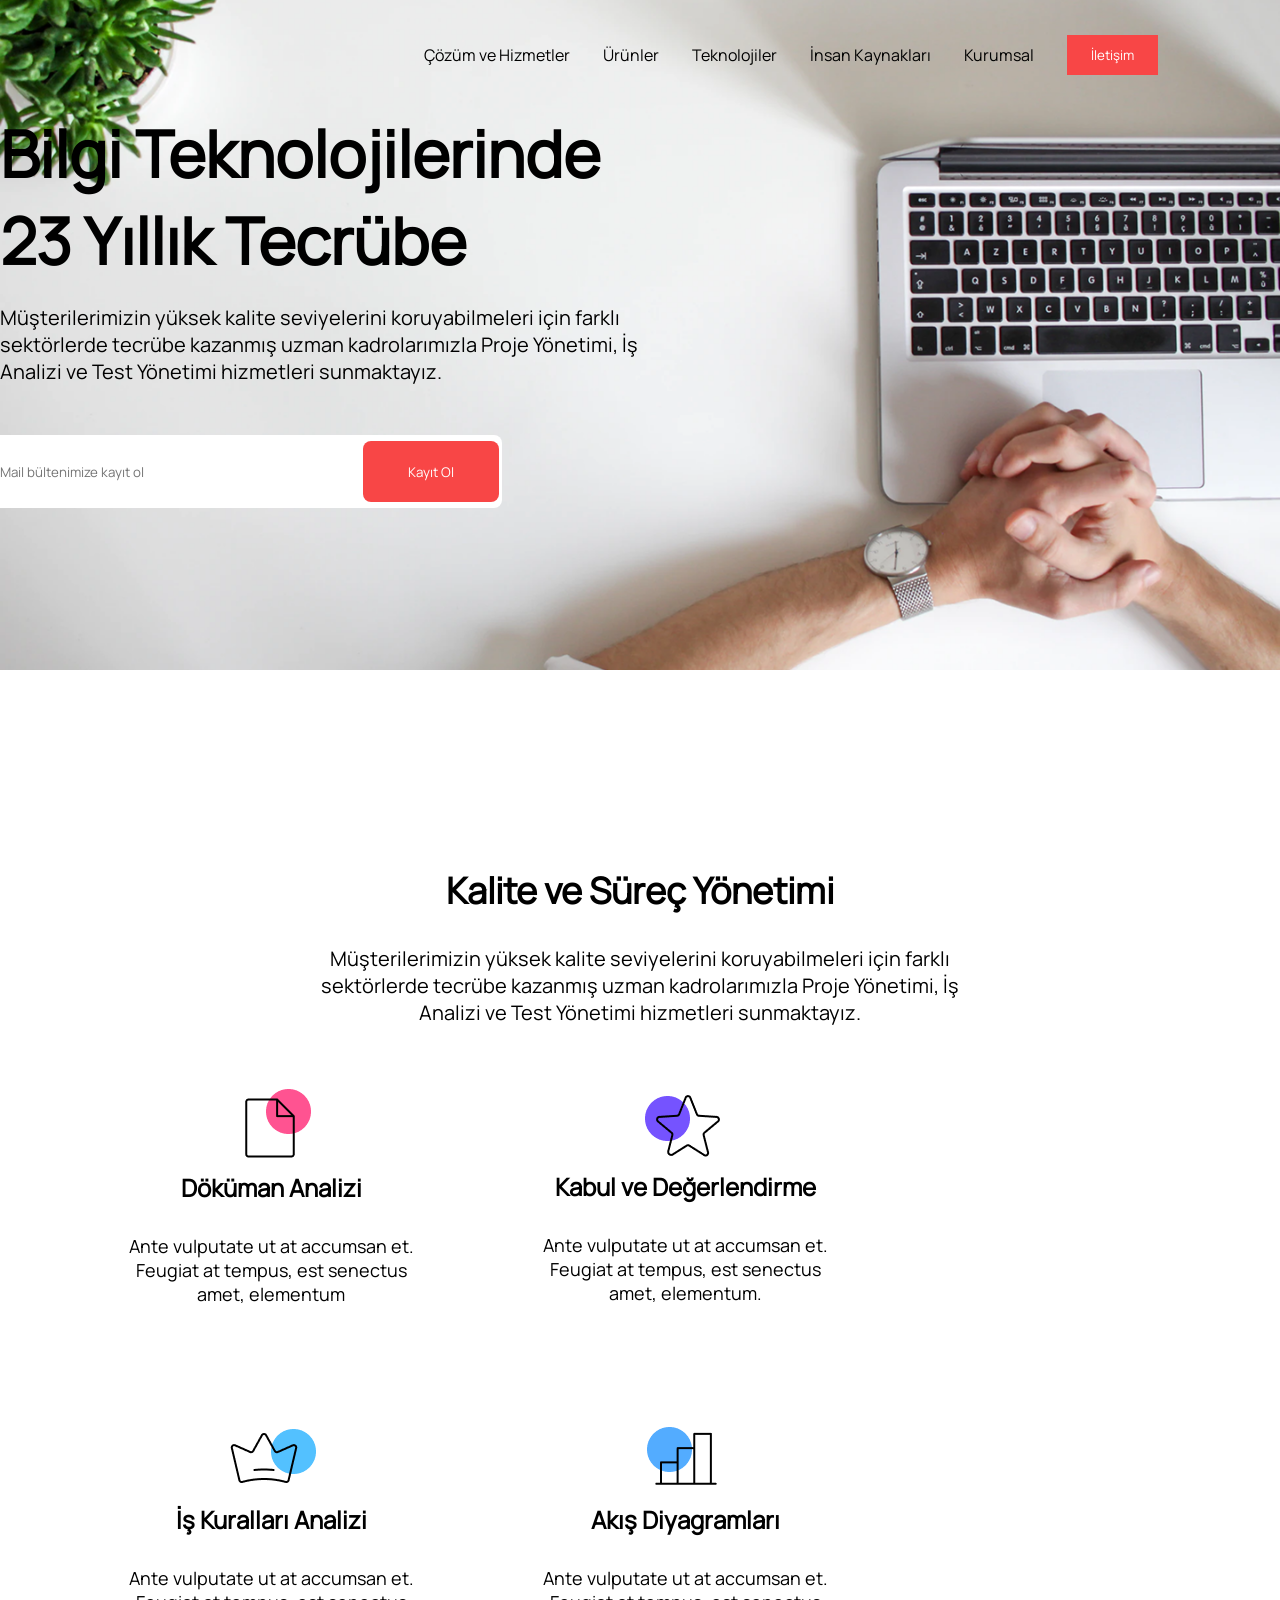
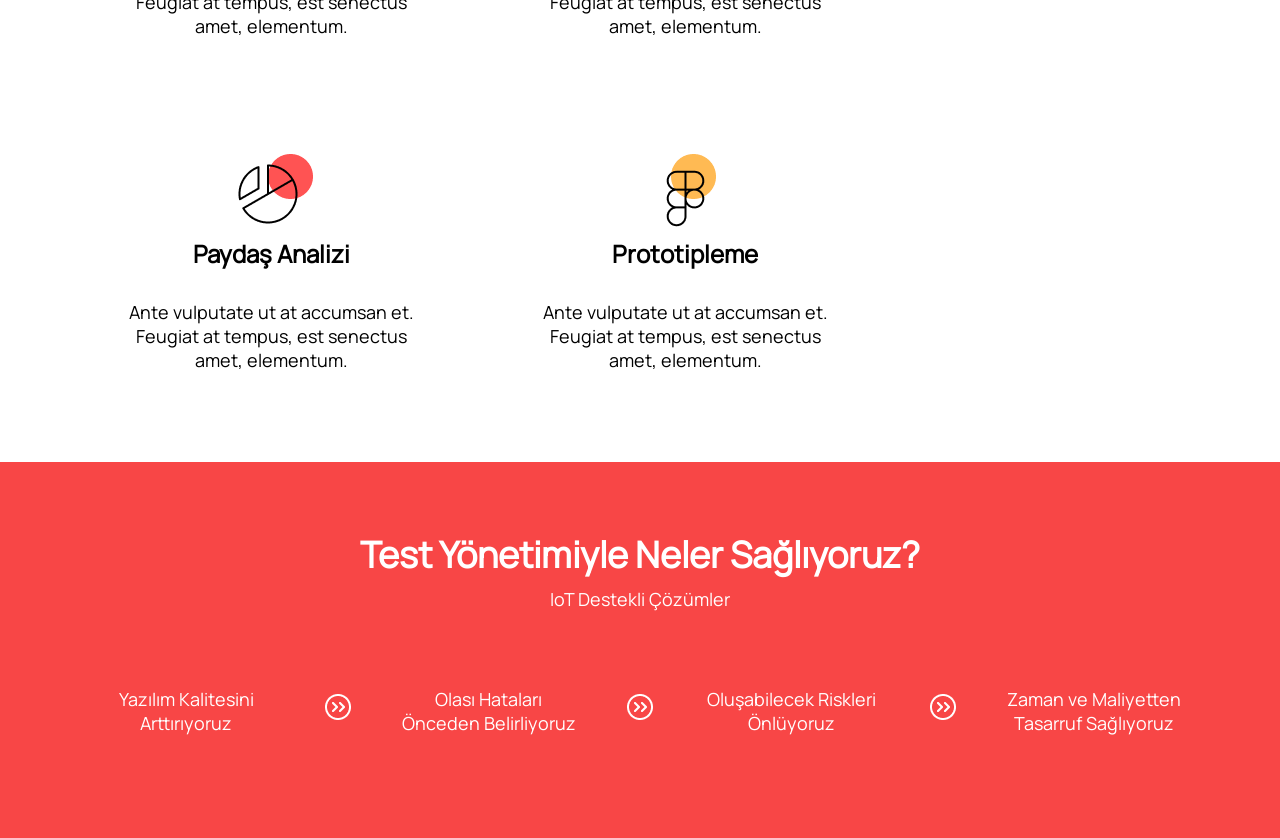
<file: index.html>
<!DOCTYPE html>
<html lang="en">
<head>
    <meta charset="UTF-8">
    <meta name="viewport" content="width=device-width, initial-scale=1.0">
    <title>Document</title>
    <link rel="stylesheet" href="style/style.css">
    <meta name="author" content="nikalagvilava">
    
</head>
<body>

    <header class="flex">
        <nav >

            <ul class="flex">
                <li><a href="">Çözüm ve Hizmetler</a></li>
                <li><a href="">Ürünler</a></li>
                <li><a href="">Teknolojiler</a></li>
                <li><a href="">İnsan Kaynakları</a></li>
                <li><a href=""></a>Kurumsal</li>
                <button class="btn1">İletişim</button>
            </ul>
            
        </nav>
        
    </header>
    <main class="index">
        <h3>Bilgi Teknolojilerinde
23 Yıllık Tecrübe</h3>
<p class="p1">
    Müşterilerimizin yüksek kalite seviyelerini koruyabilmeleri için farklı sektörlerde tecrübe kazanmış uzman kadrolarımızla Proje Yönetimi, İş Analizi ve Test Yönetimi hizmetleri sunmaktayız.
</p>
<section class="section2">
    <input class="inputt"  type="email" placeholder="Mail bültenimize kayıt ol" >
   <button class="btn2">Kayıt Ol</button>
</section>

<section class="seqcia flex">
    <h3>
        Kalite ve Süreç Yönetimi
    </h3>
    <p>
        Müşterilerimizin yüksek kalite seviyelerini koruyabilmeleri için farklı sektörlerde tecrübe kazanmış uzman kadrolarımızla Proje Yönetimi, İş Analizi ve Test Yönetimi hizmetleri sunmaktayız.
    </p>
    <div class="artikli">
        <article>
            <img src="img/Group 28.png"file">
            <h4>Döküman Analizi</h4>
            <p>Ante vulputate ut at accumsan et. Feugiat at tempus, est senectus amet, elementum</p>
        </article>
        <article class="art2">
            <img src="img/Group 29.png" alt="star">
            <h4>
                Kabul ve Değerlendirme
            </h4>
            <p>
                Ante vulputate ut at accumsan et. Feugiat at tempus, est senectus amet, elementum.
            </p>
        </article>
        <article>
            <img src="img/Group 30.png" alt="crown">
            <h4>İş Kuralları Analizi</h4>
            <p>Ante vulputate ut at accumsan et. Feugiat at tempus, est senectus amet, elementum.</p>
        </article>
        <article>
            <img src="img/Group 31.png" alt="ladder">
            <h4>Akış Diyagramları</h4>
            <p>Ante vulputate ut at accumsan et. Feugiat at tempus, est senectus amet, elementum.</p>
        </article>
         <article>
            <img src="img/Group 32.png" alt="">
            <h4>Paydaş Analizi</h4>
            <p>Ante vulputate ut at accumsan et. Feugiat at tempus, est senectus amet, elementum.</p>
        </article>
        <article>
            <img src="img/Group 33.png" alt="figma">
            <h4>Prototipleme</h4>
            <p>Ante vulputate ut at accumsan et. Feugiat at tempus, est senectus amet, elementum.</p>
        </article>

    </div>
   
</section> 
<section class="yuti">
        <h3>Test Yönetimiyle Neler Sağlıyoruz?</h3>
        <p>IoT Destekli Çözümler</p>
        <div class="teqstipoto">
            <p>
                Yazılım Kalitesini
Arttırıyoruz
            </p>
            <img src="img/CaretCircleDoubleRight.png" alt="circle">
            <p>
                Olası Hataları Önceden
Belirliyoruz
            </p>
            <img src="img/CaretCircleDoubleRight.png" alt="circle">
            <p>
                Oluşabilecek Riskleri
Önlüyoruz
            </p>
            <img src="img/CaretCircleDoubleRight.png" alt="circle">
            <p>
                Zaman ve Maliyetten
Tasarruf Sağlıyoruz
            </p>
           


        </div>
    </section>
    </main>
    <footer></footer>
</body>
</html>
</file>
<file: style/style.css>
@font-face {
    font-family:manrope;
    src: url(../fonts/Manrope-Regular.ttf);
}


*{
margin: 0;
padding: 0;
list-style-type: none;
text-decoration: none;
box-sizing: border-box;
font-family:manrope;
} 
.flex{
    display: flex;
    justify-content: space-between;
    align-items: center;
}
header.flex{
    justify-content: flex-end;
    padding: 35px  122px;
}
.btn1{
    background-color: #F84646;
    width: 91px;
    height: 40px;
    color: #ffffff;
    border: 0px solid #ffffff;

}
header ul{
width: 734px;
}
body{
    background-image: url(../img/Rectangle\ 1.png);
    background-repeat: no-repeat;
    background-size: 100%;
}
body p{
    font-size: 20px;
    width: 660px;
}
header a{
    color: #000000;
}
.index h3{
    font-weight: bold;
    font-size: 64px;
    width: 660px;
}
.inputt{
width: 360px;
height: 73px;
border: #ffffff solid 0px;
outline: none;
}
.btn2{
    background-color: #F84646;
    color: #ffffff;
    width: 136px;
    height: 61px;
    border: none;
    border-radius: 8px;
}
.section2{
    background-color: #ffffff;
    width: 502px;
    border-radius: 8px;
    margin-top: 50px;
}
.p1{
    margin-top: 20px;
}
.seqcia{
padding: 90px 122px;
}
.seqcia{
    margin-top: 268px;
    text-align: center;
    resize: both;
    flex-direction: column;
    
}
.seqcia h3{
    font-weight: bold;
    font-size: 36px;
}
.seqcia p{
    margin-top: 30px;

}
.artikli{
    display: flex;
    text-align: center;
    margin-top: 63px;
    flex-wrap: wrap;
    gap: 116px;
}
.artikli h4{
    font-weight: bold;
    font-size: 24px;
}
.artikli p{
    font-size: 18px;
    width: 298px;
}
.yuti{
    width: 100%;
    height: 376px;
    background-color: #F84646;
    text-align: center;
    padding-top: 68px;
}
.yuti h3{
    color: #ffffff;
    font-size: 36px;
    width: 100%;
    
}
.yuti p{
    color: #ffffff;
    font-size: 18px;
    width: 100%;
    margin-top: 8px;
}
.teqstipoto{
    display: flex;
    margin: 64px auto;
    height: 64px;
    width: 1088px;
    align-items: center;
    gap: 45px;
}
</file>
